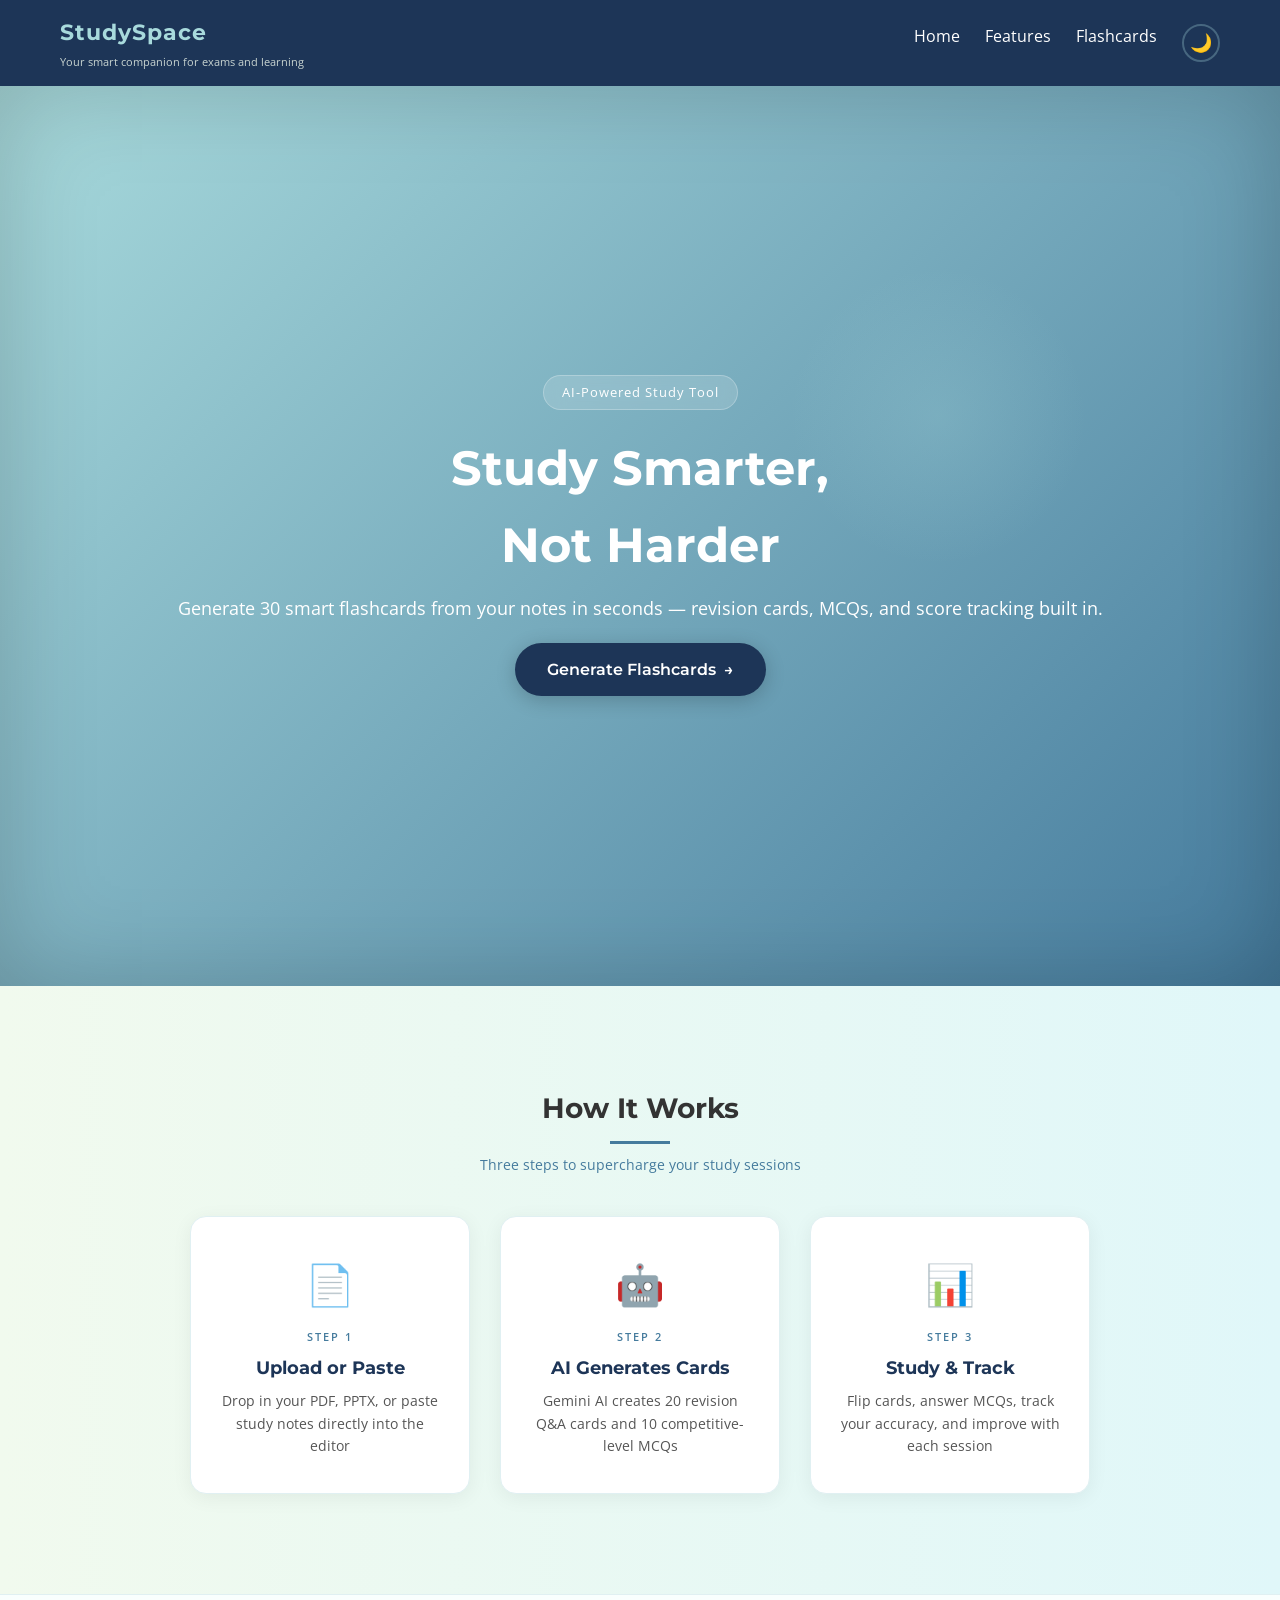
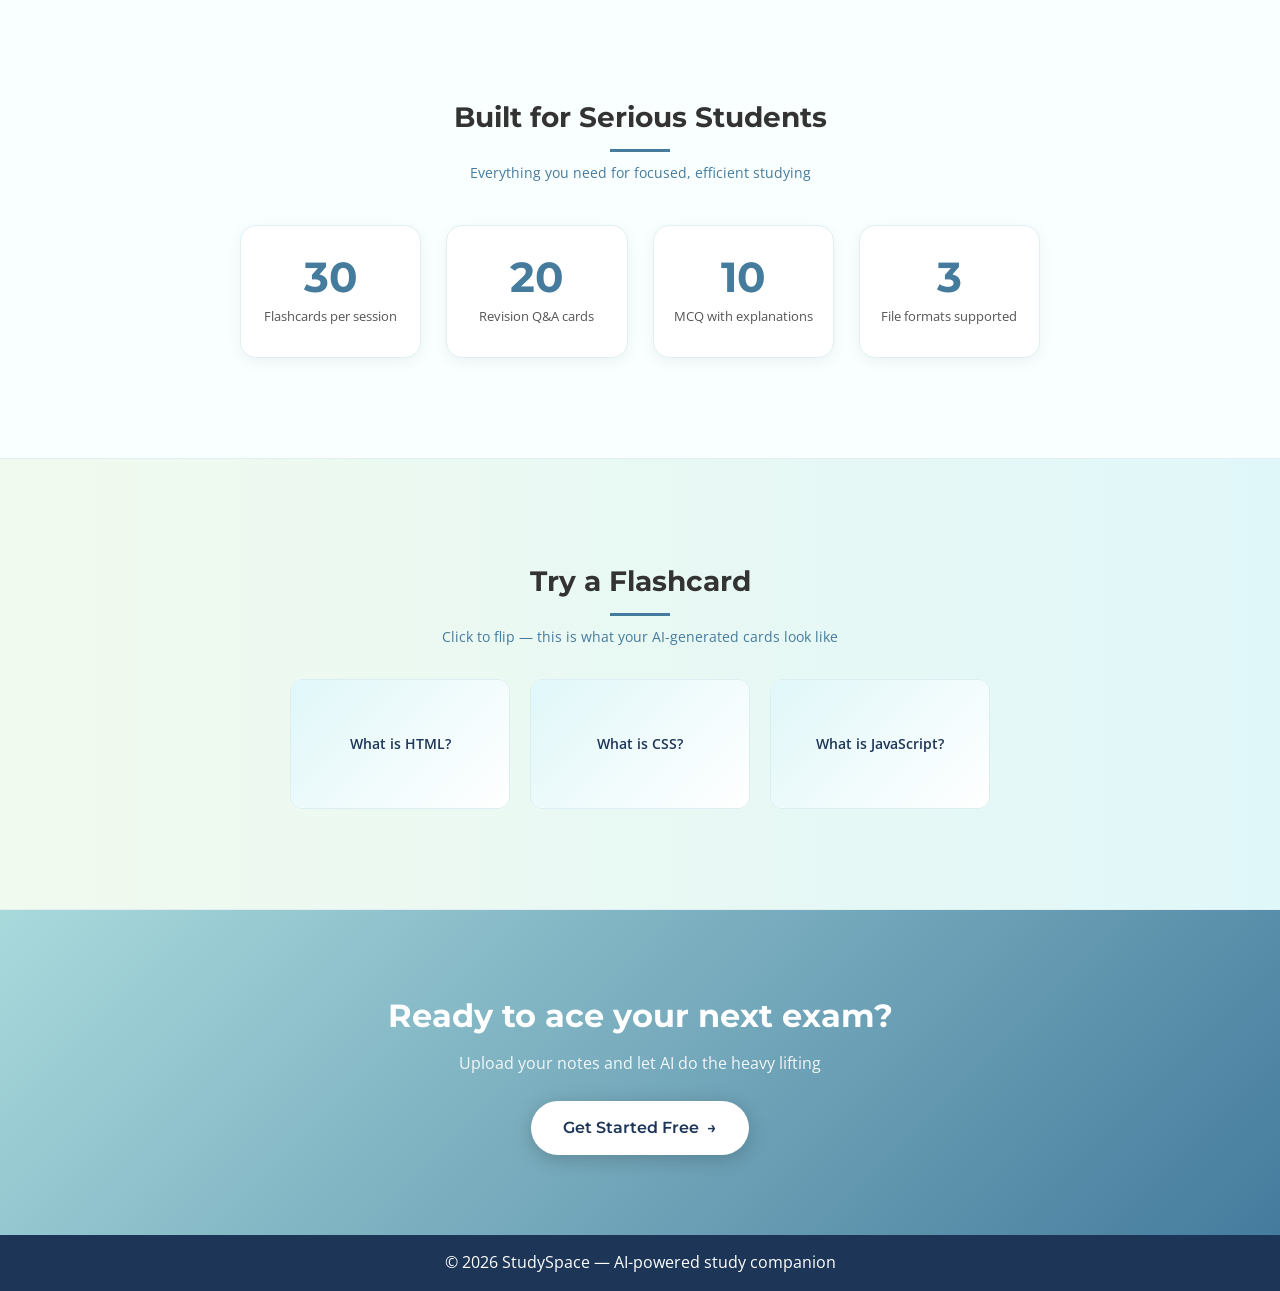
<file: index.html>
<!DOCTYPE html>
<html lang="en">
<head>
  <meta charset="UTF-8">
  <meta name="viewport" content="width=device-width, initial-scale=1.0">
  <title>StudySpace — Your Smart Study Companion</title>
  <meta name="description" content="StudySpace helps students prepare for exams with AI-powered flashcards, interactive learning tools, and smart study tracking.">

  <!-- Google Fonts -->
  <link href="https://fonts.googleapis.com/css2?family=Montserrat:wght@600;700&family=Open+Sans:wght@400;600&display=swap" rel="stylesheet">

  <!-- Shared Stylesheet -->
  <link rel="stylesheet" href="style.css">
</head>

<body>

<!-- ======== NAVBAR ======== -->
<nav class="navbar">
  <div class="logo">
    <h1>StudySpace</h1>
    <p>Your smart companion for exams and learning</p>
  </div>
  <ul>
    <li><a href="#">Home</a></li>
    <li><a href="#features">Features</a></li>
    <li><a href="flashcards.html">Flashcards</a></li>
    <li>
      <button class="dark-mode-toggle" id="dark-mode-toggle" onclick="toggleDarkMode()" title="Toggle dark mode" aria-label="Toggle dark mode">
        <span class="toggle-icon" id="toggle-icon">🌙</span>
      </button>
    </li>
  </ul>
</nav>

<!-- ======== HERO SECTION ======== -->
<section class="hero">
  <div class="hero-content">
    <span class="hero-badge">AI-Powered Study Tool</span>
    <h2>Study Smarter,<br>Not Harder</h2>
    <p>Generate 30 smart flashcards from your notes in seconds — revision cards, MCQs, and score tracking built in.</p>
    <a href="flashcards.html" class="hero-cta" id="hero-cta">
      Generate Flashcards
      <span class="cta-arrow">→</span>
    </a>
  </div>
  <div class="hero-glow"></div>
</section>

<!-- ======== FEATURES / HOW IT WORKS ======== -->
<section id="features" class="section light">
  <h2>How It Works</h2>
  <p class="section-sub">Three steps to supercharge your study sessions</p>

  <div class="features-grid">
    <div class="feature-card" id="feature-upload">
      <div class="feature-icon">📄</div>
      <div class="feature-step">Step 1</div>
      <h3>Upload or Paste</h3>
      <p>Drop in your PDF, PPTX, or paste study notes directly into the editor</p>
    </div>

    <div class="feature-card" id="feature-generate">
      <div class="feature-icon">🤖</div>
      <div class="feature-step">Step 2</div>
      <h3>AI Generates Cards</h3>
      <p>Gemini AI creates 20 revision Q&A cards and 10 competitive-level MCQs</p>
    </div>

    <div class="feature-card" id="feature-track">
      <div class="feature-icon">📊</div>
      <div class="feature-step">Step 3</div>
      <h3>Study & Track</h3>
      <p>Flip cards, answer MCQs, track your accuracy, and improve with each session</p>
    </div>
  </div>
</section>

<!-- ======== STATS HIGHLIGHT SECTION ======== -->
<section class="section stats-section">
  <h2>Built for Serious Students</h2>
  <p class="section-sub">Everything you need for focused, efficient studying</p>

  <div class="stats-grid">
    <div class="stat-card" id="stat-flashcards">
      <div class="stat-number">30</div>
      <div class="stat-label">Flashcards per session</div>
    </div>
    <div class="stat-card" id="stat-revision">
      <div class="stat-number">20</div>
      <div class="stat-label">Revision Q&A cards</div>
    </div>
    <div class="stat-card" id="stat-mcq">
      <div class="stat-number">10</div>
      <div class="stat-label">MCQ with explanations</div>
    </div>
    <div class="stat-card" id="stat-formats">
      <div class="stat-number">3</div>
      <div class="stat-label">File formats supported</div>
    </div>
  </div>
</section>

<!-- ======== QUICK FLASHCARDS PREVIEW ======== -->
<section id="flashcards-preview" class="section light">
  <h2>Try a Flashcard</h2>
  <p class="section-sub">Click to flip — this is what your AI-generated cards look like</p>

  <div class="flash-container">
    <div class="flashcard" onclick="flipCard(this)">
      <div class="inner">
        <div class="front">What is HTML?</div>
        <div class="back">HyperText Markup Language — defines the structure and content of web pages</div>
      </div>
    </div>

    <div class="flashcard" onclick="flipCard(this)">
      <div class="inner">
        <div class="front">What is CSS?</div>
        <div class="back">Cascading Style Sheets — controls layout, colors, fonts, and visual styling</div>
      </div>
    </div>

    <div class="flashcard" onclick="flipCard(this)">
      <div class="inner">
        <div class="front">What is JavaScript?</div>
        <div class="back">A programming language that adds interactivity and dynamic behavior to web pages</div>
      </div>
    </div>
  </div>
</section>

<!-- ======== CTA BANNER ======== -->
<section class="cta-banner">
  <h2>Ready to ace your next exam?</h2>
  <p>Upload your notes and let AI do the heavy lifting</p>
  <a href="flashcards.html" class="hero-cta" id="cta-bottom">Get Started Free <span class="cta-arrow">→</span></a>
</section>

<!-- ======== FOOTER ======== -->
<footer>
  <p>&copy; 2026 StudySpace — AI-powered study companion</p>
</footer>

<!-- Shared JavaScript -->
<script src="script.js?v=20260518"></script>

</body>
</html>
</file>
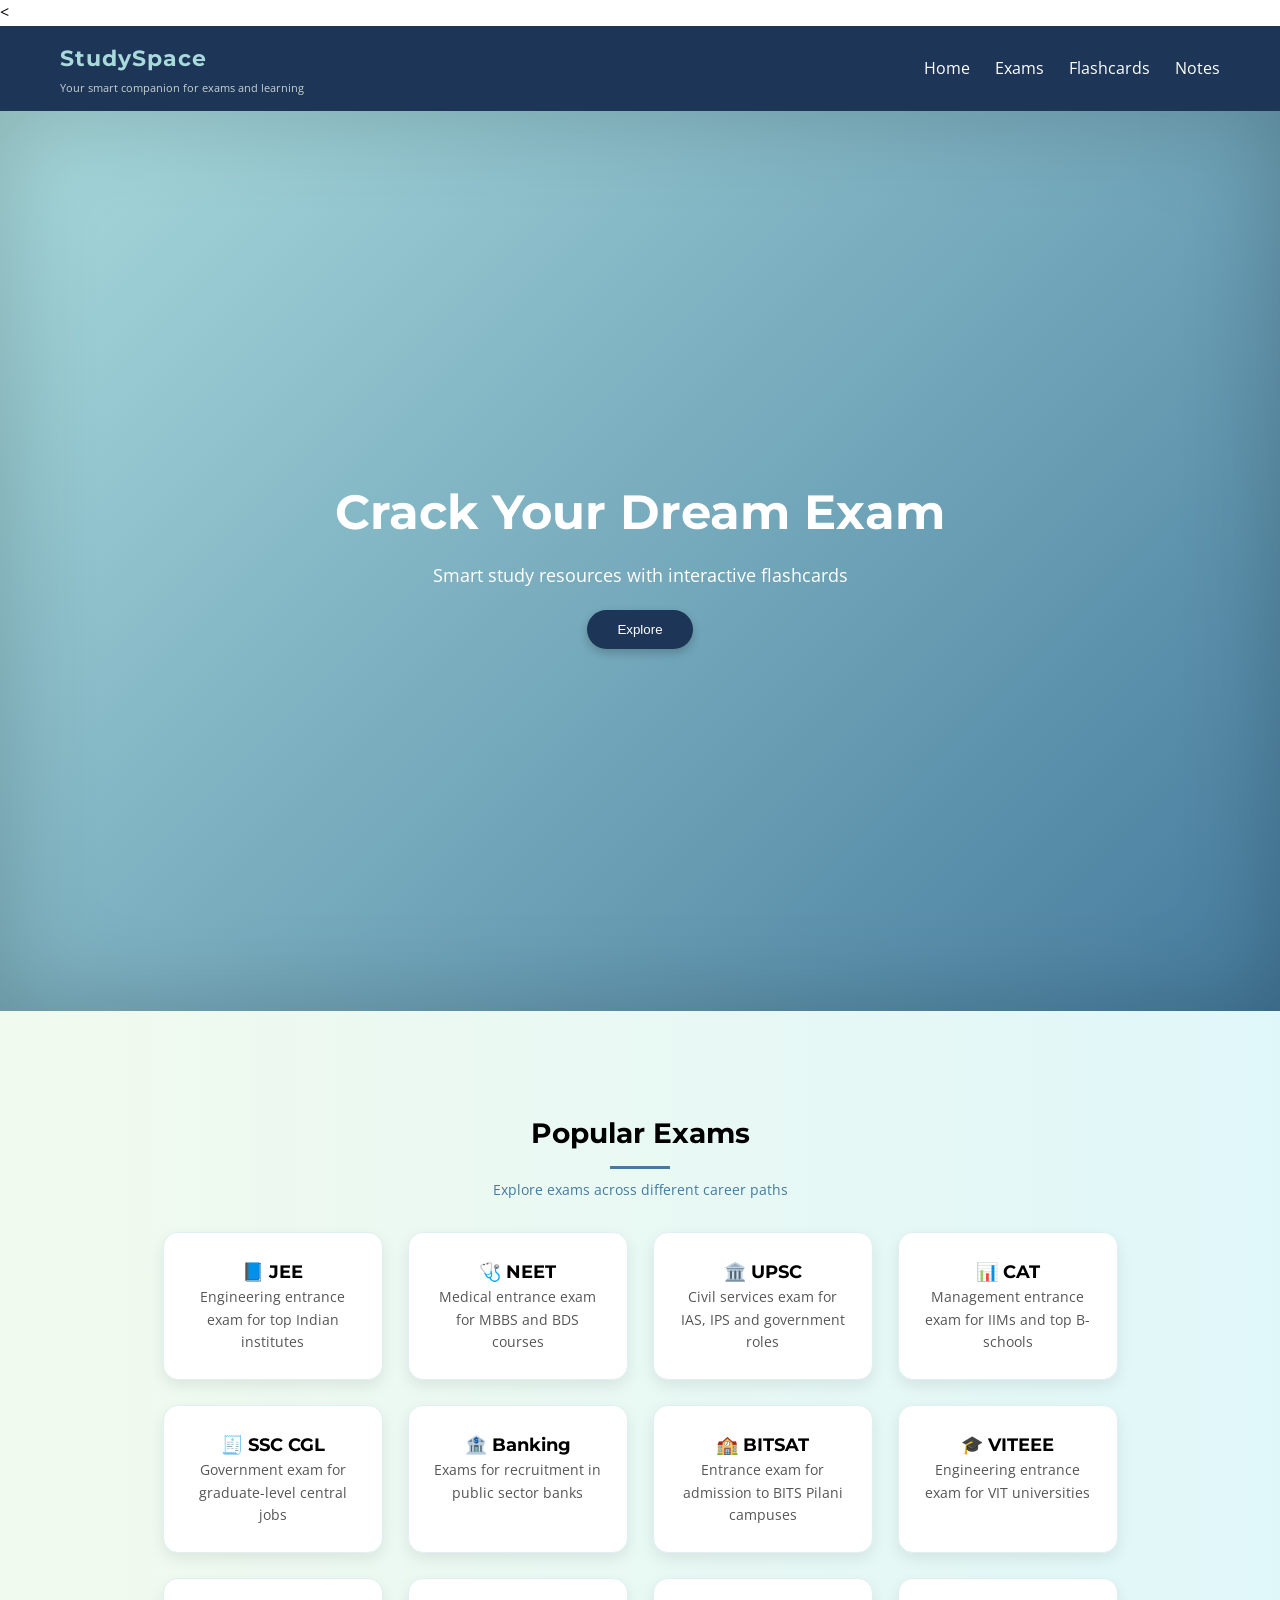
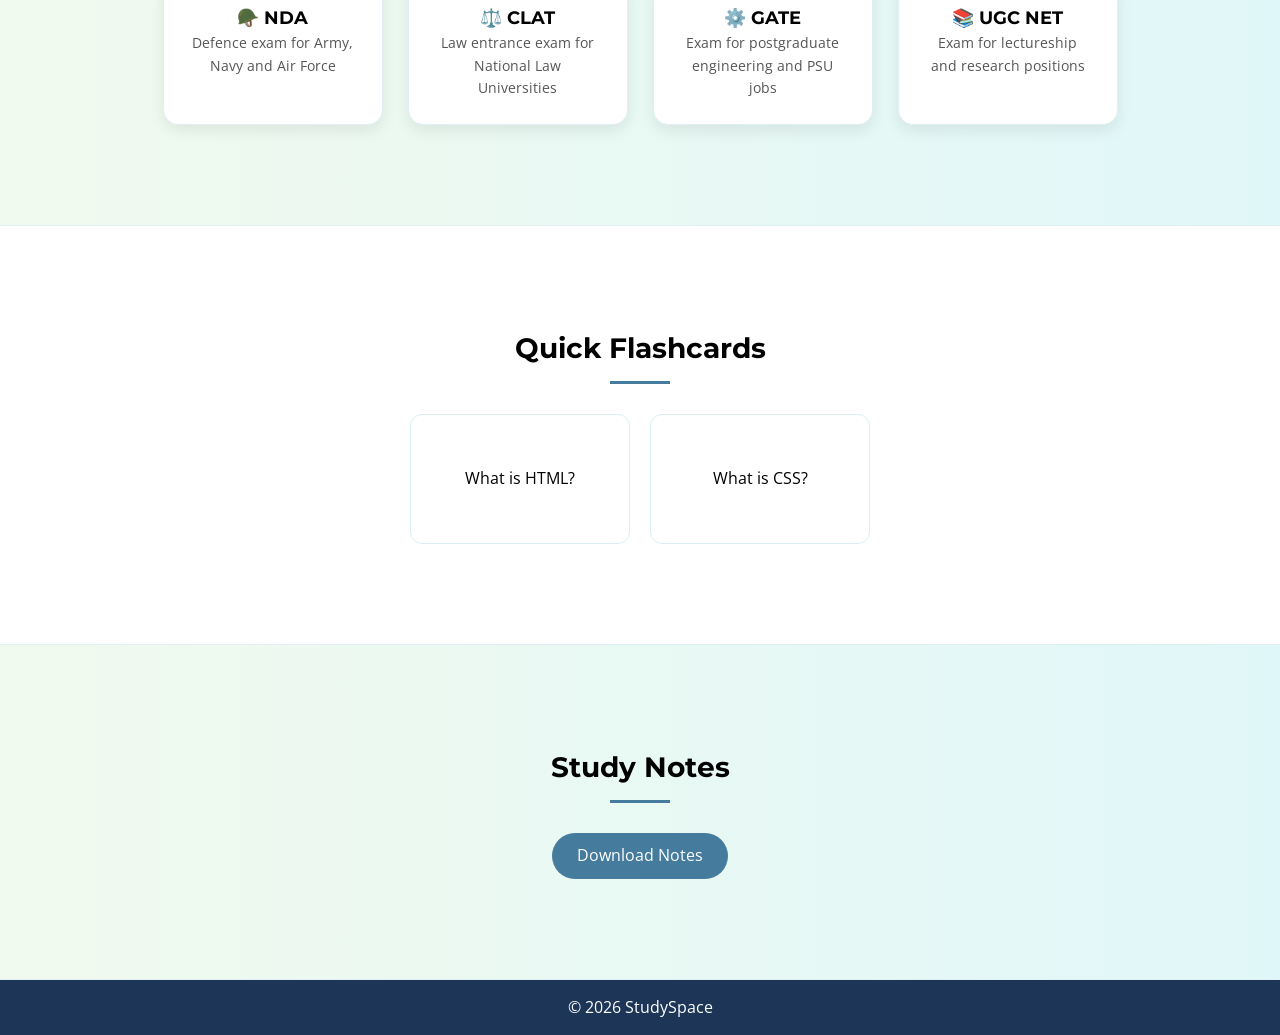
<file: uidprojecthomescreen.html>
<DOCTYPE html>
<html lang="en">
<head>
  <meta charset="UTF-8">
  <meta name="viewport" content="width=device-width, initial-scale=1.0">
  <title>StudySpace</title>

  <style>

body {
  font-family: 'Open Sans', sans-serif;
   line-height: 1.6;
}

h1, h2, h3 {
  font-family: 'Montserrat', sans-serif;
}

         * {
  margin: 0;
  padding: 0;
  box-sizing: border-box;
}

body {
  font-family: 'Open Sans', sans-serif;
  line-height: 1.6;
}

/* Container */
.container {
  max-width: 1200px;
  margin: auto;
}

/* Navbar */
.navbar {
  display: flex;
  justify-content: space-between;
  align-items: center;
  padding: 15px 60px;
  background: #1d3557;
  color: white;
  position: sticky;
  top: 0;
  z-index: 1000;
}

/* Logo */
.logo {
  display: flex;
  flex-direction: column;
}

.logo h1 {
  font-family: 'Montserrat', sans-serif;
  font-size: 22px;
  color: #a8dadc;
  margin: 0;
  letter-spacing: 1px;
}

.logo p {
  font-size: 11px;
  color: #f1faee;
  margin-top: 3px;
  opacity: 0.8;
}

/* Navbar links */
.navbar ul {
  display: flex;
  list-style: none;
}

.navbar ul li {
  margin-left: 25px;
}

.navbar a {
  color: white;
  text-decoration: none;
  position: relative;
  transition: 0.3s;
}

/* Underline hover effect */
.navbar a::after {
  content: "";
  position: absolute;
  width: 0%;
  height: 2px;
  background: #a8dadc;
  left: 0;
  bottom: -5px;
  transition: 0.3s;
}

.navbar a:hover::after {
  width: 100%;
}

/* Hero Section */
.hero {
  height: 100vh;
  background: linear-gradient(135deg, #a8dadc, #457b9d);
  display: flex;
  align-items: center;
  justify-content: center;
  text-align: center;
  color: white;
  box-shadow: inset 0 0 100px rgba(0,0,0,0.2);
}

.hero h2 {
  font-family: 'Montserrat', sans-serif;
  font-size: 48px;
  margin-bottom: 10px;
}

.hero p {
  margin-bottom: 20px;
  font-size: 18px;
}

/* Button */
.hero button {
  padding: 12px 30px;
  border: none;
  background: #1d3557;
  color: white;
  border-radius: 25px;
  cursor: pointer;
  transition: 0.3s;
  box-shadow: 0 4px 10px rgba(0,0,0,0.2);
}

.hero button:hover {
  background: #457b9d;
}

/* Sections */
.section {
  padding: 100px 60px;
  text-align: center;
  border-bottom: 1px solid #e0f0f2;
}

.light {
  background: linear-gradient(to right, #f1faee, #e0f7f9);
}

/* Section Title */
.section h2 {
  font-family: 'Montserrat', sans-serif;
  font-size: 28px;
}

.section h2::after {
  content: "";
  display: block;
  width: 60px;
  height: 3px;
  background: #457b9d;
  margin: 10px auto;
}

.section-sub {
  color: #457b9d;
  margin-top: 5px;
  font-size: 14px;
}

/* Cards Layout */
.cards {
  display: flex;
  flex-wrap: wrap;
  justify-content: center;
  gap: 25px;
  margin-top: 30px;
}

/* Card */
.card {
  width: 220px;
  padding: 25px;
  background: #ffffff;
  border-radius: 15px;
  border: 1px solid #e0f0f2;
  box-shadow: 0 6px 15px rgba(0,0,0,0.08);
  text-align: center;
  transition: 0.3s;
}

.card:hover {
  transform: translateY(-8px);
  box-shadow: 0 12px 30px rgba(69, 123, 157, 0.25);
}

/* Card text */
.card h3 {
  font-family: 'Montserrat', sans-serif;
  font-size: 18px;
  display: flex;
  align-items: center;
  justify-content: center;
  gap: 8px;
}

.card h3 span {
  font-size: 22px;
}

.card p {
  font-size: 14px;
  color: #555;
}

/* Flashcards */
.flash-container {
  display: flex;
  justify-content: center;
  gap: 20px;
  margin-top: 30px;
  flex-wrap: wrap;
}

.flashcard {
  width: 220px;
  height: 130px;
  perspective: 1000px;
  cursor: pointer;
  border: 1px solid #dbeff2;
  border-radius: 12px;
  background: white;
}

.inner {
  width: 100%;
  height: 100%;
  transition: transform 0.6s;
  transform-style: preserve-3d;
}

.flipped {
  transform: rotateY(180deg);
}

.front, .back {
  position: absolute;
  width: 100%;
  height: 100%;
  border-radius: 12px;
  display: flex;
  align-items: center;
  justify-content: center;
  backface-visibility: hidden;
}

.back {
  transform: rotateY(180deg);
}

/* Notes Button */
.btn {
  display: inline-block;
  margin-top: 20px;
  padding: 10px 25px;
  background: #457b9d;
  color: white;
  text-decoration: none;
  border-radius: 25px;
  transition: 0.3s;
}

.btn:hover {
  background: #1d3557;
}

/* Footer */
footer {
  background: #1d3557;
  color: white;
  text-align: center;
  padding: 15px;
}
  </style>     
  <!-- Google Font -->
<link href="https://fonts.googleapis.com/css2?family=Montserrat:wght@600&family=Open+Sans&display=swap" rel="stylesheet">
</head>

<body>

<
<nav class="navbar">

  <div class="logo">
    <h1>StudySpace</h1>
    <p>Your smart companion for exams and learning</p>
  </div>

  <ul>
    <li><a href="#">Home</a></li>
    <li><a href="#exams">Exams</a></li>
   <li><a href="flashcards.html">Flashcards</a></li>
    <li><a href="#notes">Notes</a></li>
  </ul>

</nav>


<section class="hero">
  <div>
    <h2>Crack Your Dream Exam</h2>
    <p>Smart study resources with interactive flashcards</p>
    <button onclick="scrollToExams()">Explore</button>
  </div>
</section>


<section id="exams" class="section light">
  <h2>Popular Exams</h2>
<p class="section-sub">Explore exams across different career paths</p>

  <div class="cards">
<div class="card">
  <h3>📘 JEE</h3>
  <p>Engineering entrance exam for top Indian institutes</p>
</div>

<div class="card">
  <h3>🩺 NEET</h3>
  <p>Medical entrance exam for MBBS and BDS courses</p>
</div>

<div class="card">
  <h3>🏛️ UPSC</h3>
  <p>Civil services exam for IAS, IPS and government roles</p>
</div>

<div class="card">
  <h3>📊 CAT</h3>
  <p>Management entrance exam for IIMs and top B-schools</p>
</div>

<div class="card">
  <h3>🧾 SSC CGL</h3>
  <p>Government exam for graduate-level central jobs</p>
</div>

<div class="card">
  <h3>🏦 Banking</h3>
  <p>Exams for recruitment in public sector banks</p>
</div>

<div class="card">
  <h3>🏫 BITSAT</h3>
  <p>Entrance exam for admission to BITS Pilani campuses</p>
</div>

<div class="card">
  <h3>🎓 VITEEE</h3>
  <p>Engineering entrance exam for VIT universities</p>
</div>

<div class="card">
  <h3>🪖 NDA</h3>
  <p>Defence exam for Army, Navy and Air Force</p>
</div>

<div class="card">
  <h3>⚖️ CLAT</h3>
  <p>Law entrance exam for National Law Universities</p>
</div>

<div class="card">
  <h3>⚙️ GATE</h3>
  <p>Exam for postgraduate engineering and PSU jobs</p>
</div>

<div class="card">
  <h3>📚 UGC NET</h3>
  <p>Exam for lectureship and research positions</p>
</div>

  </div>
</section>

<section id="flashcards" class="section">
  <h2>Quick Flashcards</h2>

  <div class="flash-container">

    <div class="flashcard" onclick="flipCard(this)">
      <div class="inner">
        <div class="front">What is HTML?</div>
        <div class="back">Structure of webpage</div>
      </div>
    </div>

    <div class="flashcard" onclick="flipCard(this)">
      <div class="inner">
        <div class="front">What is CSS?</div>
        <div class="back">Styles the webpage</div>
      </div>
    </div>

  </div>
</section>


<section id="notes" class="section light">
  <h2>Study Notes</h2>
  <a href="notes.pdf" target="_blank" class="btn">Download Notes</a>
</section>

<footer>
  <p>© 2026 StudySpace</p>
</footer>

<script>
  // Scroll to Exams section when button is clicked
  function scrollToExams() {
    document.getElementById("exams").scrollIntoView({
      behavior: "smooth"
    });
  }

  // Flip flashcard on click
  function flipCard(card) {
    card.querySelector(".inner").classList.toggle("flipped");
  }
</script>
</body>
</html>
</file>
<file: style.css>
/* ============================================
   STUDYSPACE — Shared Stylesheet (style.css)
   Theme: Teal / Blue academic palette
   Colors: #1d3557, #457b9d, #a8dadc, #f1faee
   ============================================ */

/* ---------- Reset & Base ---------- */
* {
  margin: 0;
  padding: 0;
  box-sizing: border-box;
}

body {
  font-family: 'Open Sans', sans-serif;
  line-height: 1.6;
  color: #333;
  background: #f9fffe;
}

h1, h2, h3 {
  font-family: 'Montserrat', sans-serif;
}

/* ---------- Container ---------- */
.container {
  max-width: 1200px;
  margin: auto;
}

/* ============================================
   NAVBAR
   ============================================ */
.navbar {
  display: flex;
  justify-content: space-between;
  align-items: center;
  padding: 15px 60px;
  background: #1d3557;
  color: white;
  position: sticky;
  top: 0;
  z-index: 1000;
}

/* Logo */
.logo {
  display: flex;
  flex-direction: column;
}

.logo h1 {
  font-size: 22px;
  color: #a8dadc;
  letter-spacing: 1px;
}

.logo p {
  font-size: 11px;
  color: #f1faee;
  margin-top: 3px;
  opacity: 0.8;
}

/* Navbar links */
.navbar ul {
  display: flex;
  list-style: none;
}

.navbar ul li {
  margin-left: 25px;
}

.navbar a {
  color: white;
  text-decoration: none;
  position: relative;
  transition: 0.3s;
}

/* Underline hover effect on nav links */
.navbar a::after {
  content: "";
  position: absolute;
  width: 0%;
  height: 2px;
  background: #a8dadc;
  left: 0;
  bottom: -5px;
  transition: 0.3s;
}

.navbar a:hover::after {
  width: 100%;
}

/* ============================================
   HERO SECTION (Homepage)
   ============================================ */
.hero {
  height: 100vh;
  background: linear-gradient(135deg, #a8dadc, #457b9d);
  display: flex;
  align-items: center;
  justify-content: center;
  text-align: center;
  color: white;
  box-shadow: inset 0 0 100px rgba(0,0,0,0.2);
}

.hero h2 {
  font-size: 48px;
  margin-bottom: 10px;
}

.hero p {
  margin-bottom: 20px;
  font-size: 18px;
}

/* Hero button */
.hero button {
  padding: 12px 30px;
  border: none;
  background: #1d3557;
  color: white;
  border-radius: 25px;
  cursor: pointer;
  transition: 0.3s;
  box-shadow: 0 4px 10px rgba(0,0,0,0.2);
  font-size: 16px;
}

.hero button:hover {
  background: #457b9d;
}

/* ============================================
   SECTIONS
   ============================================ */
.section {
  padding: 100px 60px;
  text-align: center;
  border-bottom: 1px solid #e0f0f2;
}

.light {
  background: linear-gradient(to right, #f1faee, #e0f7f9);
}

/* Section title underline */
.section h2 {
  font-size: 28px;
}

.section h2::after {
  content: "";
  display: block;
  width: 60px;
  height: 3px;
  background: #457b9d;
  margin: 10px auto;
}

.section-sub {
  color: #457b9d;
  margin-top: 5px;
  font-size: 14px;
}

/* ============================================
   CARDS LAYOUT (Exams section)
   ============================================ */
.cards {
  display: flex;
  flex-wrap: wrap;
  justify-content: center;
  gap: 25px;
  margin-top: 30px;
}

.card {
  width: 220px;
  padding: 25px;
  background: #ffffff;
  border-radius: 15px;
  border: 1px solid #e0f0f2;
  box-shadow: 0 6px 15px rgba(0,0,0,0.08);
  text-align: center;
  transition: 0.3s;
}

.card:hover {
  transform: translateY(-8px);
  box-shadow: 0 12px 30px rgba(69, 123, 157, 0.25);
}

.card h3 {
  font-size: 18px;
  display: flex;
  align-items: center;
  justify-content: center;
  gap: 8px;
}

.card h3 span {
  font-size: 22px;
}

.card p {
  font-size: 14px;
  color: #555;
}

/* Card links (removes default anchor styling) */
.card-link {
  text-decoration: none;
  color: inherit;
}

/* ============================================
   FLASHCARD FLIP CARDS (Homepage preview)
   ============================================ */
.flash-container {
  display: flex;
  justify-content: center;
  gap: 20px;
  margin-top: 30px;
  flex-wrap: wrap;
}

.flashcard {
  width: 220px;
  height: 130px;
  perspective: 1000px;
  cursor: pointer;
  border: 1px solid #dbeff2;
  border-radius: 12px;
  background: white;
}

.inner {
  width: 100%;
  height: 100%;
  transition: transform 0.6s;
  transform-style: preserve-3d;
}

.flipped {
  transform: rotateY(180deg);
}

.front, .back {
  position: absolute;
  width: 100%;
  height: 100%;
  border-radius: 12px;
  display: flex;
  align-items: center;
  justify-content: center;
  backface-visibility: hidden;
  padding: 15px;
  text-align: center;
  font-size: 14px;
}

.front {
  background: linear-gradient(135deg, #e0f7f9, #ffffff);
  color: #1d3557;
  font-weight: 600;
}

.back {
  transform: rotateY(180deg);
  background: linear-gradient(135deg, #457b9d, #1d3557);
  color: #f1faee;
}

/* ============================================
   BUTTONS
   ============================================ */
.btn {
  display: inline-block;
  margin-top: 20px;
  padding: 10px 25px;
  background: #457b9d;
  color: white;
  text-decoration: none;
  border-radius: 25px;
  transition: 0.3s;
  font-size: 15px;
  border: none;
  cursor: pointer;
}

.btn:hover {
  background: #1d3557;
}

/* ============================================
   FOOTER
   ============================================ */
footer {
  background: #1d3557;
  color: white;
  text-align: center;
  padding: 15px;
}

/* ============================================
   FLASHCARDS PAGE — AI GENERATOR SECTION
   ============================================ */

/* Page header banner for flashcards page */
.page-header {
  background: linear-gradient(135deg, #1d3557, #457b9d);
  color: white;
  text-align: center;
  padding: 50px 30px 40px;
}

.page-header h2 {
  font-size: 32px;
  margin-bottom: 8px;
}

.page-header h2::after {
  background: #a8dadc;
  margin: 10px auto;
}

.page-header p {
  font-size: 15px;
  opacity: 0.85;
}

/* ---------- Generator Area ---------- */
/* This is the textarea + button section where user pastes notes */
.generator-section {
  max-width: 750px;
  margin: -30px auto 0;
  padding: 30px;
  background: #ffffff;
  border-radius: 16px;
  box-shadow: 0 8px 30px rgba(29, 53, 87, 0.12);
  position: relative;
  z-index: 10;
}

.generator-section h3 {
  font-size: 18px;
  color: #1d3557;
  margin-bottom: 12px;
  display: flex;
  align-items: center;
  gap: 8px;
}

/* Textarea where user types or pastes their notes */
.generator-section textarea {
  width: 100%;
  min-height: 130px;
  padding: 14px;
  border: 2px solid #d0e8ec;
  border-radius: 10px;
  font-family: 'Open Sans', sans-serif;
  font-size: 14px;
  resize: vertical;
  transition: border-color 0.3s;
  color: #333;
}

.generator-section textarea:focus {
  outline: none;
  border-color: #457b9d;
}

/* Placeholder styling */
.generator-section textarea::placeholder {
  color: #9cb8c0;
}

/* Generate button */
.generate-btn {
  display: inline-flex;
  align-items: center;
  gap: 8px;
  margin-top: 15px;
  padding: 12px 28px;
  background: linear-gradient(135deg, #457b9d, #1d3557);
  color: white;
  border: none;
  border-radius: 25px;
  font-size: 15px;
  font-family: 'Montserrat', sans-serif;
  font-weight: 600;
  cursor: pointer;
  transition: all 0.3s;
  box-shadow: 0 4px 15px rgba(69, 123, 157, 0.3);
}

.generate-btn:hover {
  transform: translateY(-2px);
  box-shadow: 0 6px 20px rgba(69, 123, 157, 0.45);
}

/* Disabled state while generating */
.generate-btn:disabled {
  opacity: 0.7;
  cursor: not-allowed;
  transform: none;
}

/* Small helper text below button */
.helper-text {
  display: block;
  margin-top: 10px;
  font-size: 12px;
  color: #8aa8b3;
}

/* ---------- Flashcard Viewer ---------- */
/* Single-card display area with navigation */
.flashcard-viewer {
  max-width: 550px;
  margin: 40px auto;
  text-align: center;
  display: none;  /* Hidden until flashcards are generated */
}

.flashcard-viewer h3 {
  font-size: 20px;
  color: #1d3557;
  margin-bottom: 20px;
}

/* Large single flashcard for step-through viewing */
.viewer-card {
  width: 100%;
  max-width: 460px;
  height: 240px;
  margin: 0 auto 20px;
  perspective: 1000px;
  cursor: pointer;
}

.viewer-card .inner {
  width: 100%;
  height: 100%;
  transition: transform 0.6s;
  transform-style: preserve-3d;
  border-radius: 16px;
  box-shadow: 0 8px 30px rgba(29, 53, 87, 0.15);
}

.viewer-card .front,
.viewer-card .back {
  position: absolute;
  width: 100%;
  height: 100%;
  border-radius: 16px;
  display: flex;
  flex-direction: column;
  align-items: center;
  justify-content: center;
  backface-visibility: hidden;
  padding: 25px;
  font-size: 16px;
  line-height: 1.5;
}

.viewer-card .front {
  background: linear-gradient(135deg, #e0f7f9, #ffffff);
  color: #1d3557;
  font-weight: 600;
  border: 2px solid #d0e8ec;
}

.viewer-card .back {
  transform: rotateY(180deg);
  background: linear-gradient(135deg, #457b9d, #1d3557);
  color: #f1faee;
}

/* Image on revision cards (from Wikipedia) */
.card-image {
  max-width: 120px;
  max-height: 80px;
  border-radius: 8px;
  object-fit: cover;
  margin-bottom: 8px;
  border: 2px solid #d0e8ec;
}

/* Make card taller when image is shown */
.viewer-card.has-image {
  height: auto;
  min-height: 280px;
}

/* Small label on the card (e.g. "Question" / "Answer") */
.card-label {
  font-size: 11px;
  text-transform: uppercase;
  letter-spacing: 1.5px;
  opacity: 0.6;
  margin-bottom: 10px;
}

/* Tap hint text below the card */
.tap-hint {
  font-size: 12px;
  color: #8aa8b3;
  margin-bottom: 20px;
}

/* ---------- Navigation Controls ---------- */
/* Prev / Next buttons and card counter */
.nav-controls {
  display: flex;
  align-items: center;
  justify-content: center;
  gap: 20px;
}

.nav-btn {
  padding: 10px 22px;
  background: #457b9d;
  color: white;
  border: none;
  border-radius: 25px;
  font-size: 14px;
  font-family: 'Montserrat', sans-serif;
  cursor: pointer;
  transition: 0.3s;
}

.nav-btn:hover {
  background: #1d3557;
}

.nav-btn:disabled {
  background: #c0d6df;
  cursor: not-allowed;
}

/* Card counter (e.g. "2 / 5") */
.card-counter {
  font-size: 15px;
  font-weight: 600;
  color: #457b9d;
  min-width: 60px;
}

/* ---------- Loading Spinner ---------- */
/* Shows while AI is generating flashcards */
.loading-overlay {
  display: none;
  text-align: center;
  padding: 30px;
  margin: 20px auto;
  max-width: 400px;
}

.loading-overlay.active {
  display: block;
}

.spinner {
  width: 40px;
  height: 40px;
  border: 4px solid #d0e8ec;
  border-top: 4px solid #457b9d;
  border-radius: 50%;
  animation: spin 0.8s linear infinite;
  margin: 0 auto 15px;
}

@keyframes spin {
  to { transform: rotate(360deg); }
}

.loading-text {
  font-size: 14px;
  color: #457b9d;
  font-weight: 600;
}

/* ---------- Status / Error Messages ---------- */
.status-msg {
  margin-top: 12px;
  padding: 10px 16px;
  border-radius: 8px;
  font-size: 13px;
  display: none;
}

.status-msg.error {
  display: block;
  background: #fce4e4;
  color: #c0392b;
  border: 1px solid #f5c6cb;
}

.status-msg.success {
  display: block;
  background: #e0f7e9;
  color: #27ae60;
  border: 1px solid #b7e4c7;
}

/* ---------- File Upload Area ---------- */
.upload-area {
  margin-top: 14px;
  display: flex;
  align-items: center;
  gap: 12px;
  flex-wrap: wrap;
}

.upload-label {
  display: inline-flex;
  align-items: center;
  gap: 6px;
  padding: 10px 20px;
  background: #f1faee;
  border: 2px dashed #a8dadc;
  border-radius: 10px;
  cursor: pointer;
  font-size: 14px;
  font-weight: 600;
  color: #457b9d;
  transition: 0.3s;
}

.upload-label:hover {
  background: #e0f7f9;
  border-color: #457b9d;
}

.upload-formats {
  font-size: 11px;
  font-weight: 400;
  color: #8aa8b3;
}

.file-name {
  font-size: 13px;
  color: #1d3557;
  font-weight: 600;
}

/* ---------- Tab Bar (Revision / MCQ) ---------- */
.tab-bar {
  display: flex;
  justify-content: center;
  gap: 10px;
  margin-bottom: 25px;
}

.tab-btn {
  padding: 10px 24px;
  border: 2px solid #d0e8ec;
  background: white;
  border-radius: 25px;
  font-family: 'Montserrat', sans-serif;
  font-size: 14px;
  cursor: pointer;
  transition: 0.3s;
  color: #457b9d;
}

.tab-btn.active {
  background: linear-gradient(135deg, #457b9d, #1d3557);
  color: white;
  border-color: transparent;
}

.tab-btn:hover:not(.active) {
  border-color: #457b9d;
}

/* ---------- MCQ Card ---------- */
.mcq-card {
  max-width: 460px;
  margin: 0 auto 20px;
  padding: 28px;
  background: linear-gradient(135deg, #f1faee, #ffffff);
  border: 2px solid #d0e8ec;
  border-radius: 16px;
  box-shadow: 0 8px 30px rgba(29, 53, 87, 0.12);
  text-align: left;
}

.mcq-question {
  font-size: 16px;
  font-weight: 600;
  color: #1d3557;
  margin: 12px 0 18px;
  line-height: 1.5;
}

.mcq-options {
  display: flex;
  flex-direction: column;
  gap: 10px;
}

.mcq-option-btn {
  width: 100%;
  padding: 12px 16px;
  text-align: left;
  background: white;
  border: 2px solid #d0e8ec;
  border-radius: 10px;
  font-size: 14px;
  cursor: pointer;
  transition: 0.2s;
  color: #333;
}

.mcq-option-btn:hover:not(:disabled) {
  border-color: #457b9d;
  background: #f0f9fa;
}

.mcq-option-btn:disabled {
  cursor: default;
}

.mcq-option-btn.correct {
  border-color: #27ae60;
  background: #e0f7e9;
  color: #27ae60;
  font-weight: 600;
}

.mcq-option-btn.wrong {
  border-color: #e74c3c;
  background: #fce4e4;
  color: #c0392b;
  font-weight: 600;
}

/* MCQ Feedback text */
.mcq-feedback {
  margin-top: 14px;
  font-size: 14px;
  font-weight: 600;
  min-height: 20px;
}

.mcq-feedback.correct {
  color: #27ae60;
}

.mcq-feedback.wrong {
  color: #e74c3c;
}

/* MCQ Explanation — shown after answering */
.mcq-explanation {
  margin-top: 12px;
  padding: 12px 16px;
  background: #f0f7fa;
  border-left: 4px solid #457b9d;
  border-radius: 6px;
  font-size: 13px;
  line-height: 1.6;
  color: #1d3557;
}

/* ---------- Responsive ---------- */
@media (max-width: 768px) {
  .navbar {
    flex-direction: column;
    padding: 15px 20px;
    gap: 10px;
  }

  .navbar ul {
    gap: 15px;
  }

  .section {
    padding: 60px 20px;
  }

  .hero h2 {
    font-size: 32px;
  }

  .generator-section {
    margin: -20px 15px 0;
    padding: 20px;
  }

  .viewer-card {
    height: 200px;
  }

  .page-header {
    padding: 40px 20px 35px;
  }

  .tab-bar {
    flex-direction: column;
    align-items: center;
  }

  .mcq-card {
    margin: 0 10px 20px;
  }
}
/* ============================================
   DARK MODE
   ============================================ */
.dark-mode-toggle {
  background: none;
  border: 2px solid rgba(168,218,220,0.3);
  border-radius: 50%;
  width: 38px;
  height: 38px;
  cursor: pointer;
  display: flex;
  align-items: center;
  justify-content: center;
  transition: all 0.3s;
  font-size: 18px;
  padding: 0;
}
.dark-mode-toggle:hover {
  border-color: #a8dadc;
  background: rgba(168,218,220,0.1);
  transform: rotate(20deg);
}
body.dark-mode { background: #0f1923; color: #e0eaf0; }
body.dark-mode .navbar { background: #0a1220; }
body.dark-mode .hero { background: linear-gradient(135deg, #162a3a, #1d3557); box-shadow: inset 0 0 100px rgba(0,0,0,0.4); }
body.dark-mode .section { border-bottom-color: #1a2a3a; }
body.dark-mode .light { background: linear-gradient(to right, #121f2d, #152535); }
body.dark-mode .card, body.dark-mode .feature-card { background: #1a2a3a; border-color: #2a3d4f; color: #e0eaf0; }
body.dark-mode .card p, body.dark-mode .feature-card p { color: #8899aa; }
body.dark-mode .card:hover { box-shadow: 0 12px 30px rgba(69,123,157,0.15); }
body.dark-mode .flashcard { background: #1a2a3a; border-color: #2a3d4f; }
body.dark-mode .front { background: linear-gradient(135deg, #1a2a3a, #243447); color: #a8dadc; }
body.dark-mode .page-header { background: linear-gradient(135deg, #0a1220, #1d3557); }
body.dark-mode .generator-section { background: #1a2a3a; box-shadow: 0 8px 30px rgba(0,0,0,0.3); }
body.dark-mode .generator-section h3 { color: #a8dadc; }
body.dark-mode .generator-section textarea { background: #0f1923; border-color: #2a3d4f; color: #e0eaf0; }
body.dark-mode .generator-section textarea::placeholder { color: #4a6070; }
body.dark-mode .upload-label { background: #152535; border-color: #2a3d4f; color: #a8dadc; }
body.dark-mode .viewer-card .front { background: linear-gradient(135deg, #1a2a3a, #243447); border-color: #2a3d4f; color: #a8dadc; }
body.dark-mode .mcq-card { background: linear-gradient(135deg, #1a2a3a, #1f3040); border-color: #2a3d4f; }
body.dark-mode .mcq-question { color: #e0eaf0; }
body.dark-mode .mcq-option-btn { background: #0f1923; border-color: #2a3d4f; color: #e0eaf0; }
body.dark-mode .mcq-option-btn:hover:not(:disabled) { background: #152535; border-color: #457b9d; }
body.dark-mode .mcq-explanation { background: #152535; color: #a8dadc; }
body.dark-mode .tab-btn { background: #1a2a3a; border-color: #2a3d4f; color: #8899aa; }
body.dark-mode footer { background: #0a1220; }
body.dark-mode .stat-card { background: #1a2a3a; border-color: #2a3d4f; }
body.dark-mode .cta-banner { background: linear-gradient(135deg, #162a3a, #1d3557); }
body.dark-mode .score-dashboard { background: #0f1923; }
body.dark-mode .dashboard-card { background: #1a2a3a; border-color: #2a3d4f; }

/* ============================================
   HERO ENHANCEMENTS
   ============================================ */
.hero-content { position: relative; z-index: 2; }
.hero-badge {
  display: inline-block;
  padding: 6px 18px;
  background: rgba(255,255,255,0.15);
  border: 1px solid rgba(255,255,255,0.25);
  border-radius: 25px;
  font-size: 13px;
  letter-spacing: 1px;
  margin-bottom: 20px;
  backdrop-filter: blur(10px);
}
.hero-cta {
  display: inline-flex;
  align-items: center;
  gap: 8px;
  padding: 14px 32px;
  background: #1d3557;
  color: white;
  text-decoration: none;
  border-radius: 30px;
  font-size: 16px;
  font-family: 'Montserrat', sans-serif;
  font-weight: 600;
  transition: all 0.3s;
  box-shadow: 0 4px 20px rgba(0,0,0,0.2);
}
.hero-cta:hover { background: #457b9d; transform: translateY(-2px); box-shadow: 0 8px 25px rgba(0,0,0,0.3); }
.cta-arrow { transition: transform 0.3s; }
.hero-cta:hover .cta-arrow { transform: translateX(4px); }
.hero-glow {
  position: absolute;
  width: 300px;
  height: 300px;
  background: radial-gradient(circle, rgba(168,218,220,0.2), transparent 70%);
  border-radius: 50%;
  top: 20%;
  right: 15%;
  animation: glow-pulse 4s ease-in-out infinite;
  pointer-events: none;
}
@keyframes glow-pulse {
  0%, 100% { transform: scale(1); opacity: 0.5; }
  50% { transform: scale(1.3); opacity: 0.8; }
}
.hero { position: relative; overflow: hidden; }

/* ============================================
   FEATURES GRID
   ============================================ */
.features-grid {
  display: grid;
  grid-template-columns: repeat(auto-fit, minmax(260px, 1fr));
  gap: 30px;
  max-width: 900px;
  margin: 40px auto 0;
}
.feature-card {
  padding: 35px 25px;
  background: white;
  border-radius: 16px;
  border: 1px solid #e0f0f2;
  box-shadow: 0 4px 20px rgba(0,0,0,0.06);
  transition: all 0.3s;
  text-align: center;
}
.feature-card:hover { transform: translateY(-6px); box-shadow: 0 12px 30px rgba(69,123,157,0.15); }
.feature-icon { font-size: 40px; margin-bottom: 12px; }
.feature-step {
  font-size: 11px;
  text-transform: uppercase;
  letter-spacing: 2px;
  color: #457b9d;
  font-weight: 600;
  margin-bottom: 8px;
}
.feature-card h3 { font-size: 18px; margin-bottom: 8px; color: #1d3557; }
.feature-card p { font-size: 14px; color: #555; line-height: 1.6; }

/* ============================================
   STATS SECTION
   ============================================ */
.stats-grid {
  display: grid;
  grid-template-columns: repeat(auto-fit, minmax(180px, 1fr));
  gap: 25px;
  max-width: 800px;
  margin: 40px auto 0;
}
.stat-card {
  padding: 30px 20px;
  background: white;
  border-radius: 16px;
  border: 1px solid #e0f0f2;
  box-shadow: 0 4px 15px rgba(0,0,0,0.05);
  text-align: center;
  transition: all 0.3s;
}
.stat-card:hover { transform: translateY(-4px); }
.stat-number {
  font-family: 'Montserrat', sans-serif;
  font-size: 42px;
  font-weight: 700;
  color: #457b9d;
  line-height: 1;
  margin-bottom: 8px;
}
.stat-label { font-size: 13px; color: #555; }

/* ============================================
   CTA BANNER
   ============================================ */
.cta-banner {
  padding: 80px 40px;
  text-align: center;
  background: linear-gradient(135deg, #a8dadc, #457b9d);
  color: white;
}
.cta-banner h2 { font-size: 32px; margin-bottom: 10px; }
.cta-banner h2::after { display: none; }
.cta-banner p { font-size: 16px; margin-bottom: 25px; opacity: 0.9; }
.cta-banner .hero-cta { background: white; color: #1d3557; }
.cta-banner .hero-cta:hover { background: #f1faee; }

/* ============================================
   PROGRESS BAR
   ============================================ */
.progress-container {
  max-width: 460px;
  margin: 0 auto 25px;
  display: flex;
  align-items: center;
  gap: 12px;
}
.progress-bar {
  flex: 1;
  height: 6px;
  background: #e0f0f2;
  border-radius: 3px;
  overflow: hidden;
  position: relative;
}
.progress-bar::after {
  content: '';
  position: absolute;
  left: 0;
  top: 0;
  height: 100%;
  width: var(--progress, 0%);
  background: linear-gradient(90deg, #457b9d, #a8dadc);
  border-radius: 3px;
  transition: width 0.4s ease;
}
.progress-text {
  font-size: 12px;
  font-weight: 600;
  color: #457b9d;
  min-width: 35px;
  text-align: right;
}
body.dark-mode .progress-bar { background: #2a3d4f; }

/* ============================================
   SCORE DASHBOARD
   ============================================ */
.score-dashboard {
  display: none;
  max-width: 700px;
  margin: 40px auto;
  padding: 30px;
}
.score-dashboard.visible { display: block; }
.dashboard-title {
  text-align: center;
  font-size: 22px;
  color: #1d3557;
  margin-bottom: 25px;
  font-family: 'Montserrat', sans-serif;
}
body.dark-mode .dashboard-title { color: #a8dadc; }
.dashboard-grid {
  display: grid;
  grid-template-columns: 1fr 1fr;
  gap: 25px;
}
.dashboard-card {
  background: white;
  border-radius: 16px;
  border: 1px solid #e0f0f2;
  box-shadow: 0 4px 20px rgba(0,0,0,0.06);
  padding: 25px;
  text-align: center;
}
.dashboard-card h4 {
  font-family: 'Montserrat', sans-serif;
  font-size: 16px;
  color: #1d3557;
  margin-bottom: 20px;
}
body.dark-mode .dashboard-card h4 { color: #a8dadc; }

/* Score Ring */
.score-ring-container {
  position: relative;
  width: 120px;
  height: 120px;
  margin: 0 auto 20px;
}
.score-ring { width: 100%; height: 100%; transform: rotate(-90deg); }
.score-ring-bg { fill: none; stroke: #e0f0f2; stroke-width: 8; }
.score-ring-fill {
  fill: none;
  stroke: #457b9d;
  stroke-width: 8;
  stroke-linecap: round;
  stroke-dasharray: 326.73;
  stroke-dashoffset: 326.73;
  transition: stroke-dashoffset 0.8s ease;
}
body.dark-mode .score-ring-bg { stroke: #2a3d4f; }
.score-ring-text {
  position: absolute;
  top: 50%;
  left: 50%;
  transform: translate(-50%, -50%);
  text-align: center;
}
.score-percent {
  display: block;
  font-family: 'Montserrat', sans-serif;
  font-size: 24px;
  font-weight: 700;
  color: #457b9d;
}
.score-label { font-size: 11px; color: #8899aa; text-transform: uppercase; letter-spacing: 1px; }

/* Score Stats Row */
.score-stats {
  display: flex;
  justify-content: center;
  gap: 20px;
}
.score-stat { text-align: center; }
.stat-val {
  display: block;
  font-family: 'Montserrat', sans-serif;
  font-size: 22px;
  font-weight: 700;
}
.score-stat.correct .stat-val { color: #27ae60; }
.score-stat.wrong .stat-val { color: #e74c3c; }
.score-stat.total .stat-val { color: #457b9d; }
.stat-lbl { font-size: 11px; color: #8899aa; text-transform: uppercase; letter-spacing: 1px; }

/* All-Time Stats */
.alltime-stats { text-align: left; }
.alltime-row {
  display: flex;
  justify-content: space-between;
  padding: 10px 0;
  border-bottom: 1px solid #e0f0f2;
  font-size: 14px;
}
body.dark-mode .alltime-row { border-bottom-color: #2a3d4f; }
.alltime-row.highlight { border-bottom: none; font-weight: 600; }
.alltime-label { color: #555; }
body.dark-mode .alltime-label { color: #8899aa; }
.alltime-value { font-weight: 600; color: #1d3557; }
body.dark-mode .alltime-value { color: #e0eaf0; }
.alltime-correct { color: #27ae60 !important; }
.alltime-wrong { color: #e74c3c !important; }
.reset-stats-btn {
  margin-top: 18px;
  padding: 8px 20px;
  background: none;
  border: 2px solid #e74c3c;
  color: #e74c3c;
  border-radius: 20px;
  font-size: 12px;
  cursor: pointer;
  transition: all 0.3s;
  font-family: 'Montserrat', sans-serif;
}
.reset-stats-btn:hover { background: #e74c3c; color: white; }

/* ============================================
   RESPONSIVE ADDITIONS
   ============================================ */
@media (max-width: 768px) {
  .features-grid { grid-template-columns: 1fr; gap: 20px; padding: 0 10px; }
  .stats-grid { grid-template-columns: repeat(2, 1fr); gap: 15px; padding: 0 10px; }
  .dashboard-grid { grid-template-columns: 1fr; }
  .cta-banner { padding: 60px 20px; }
  .cta-banner h2 { font-size: 24px; }
  .hero-badge { font-size: 11px; }
}
</file>
